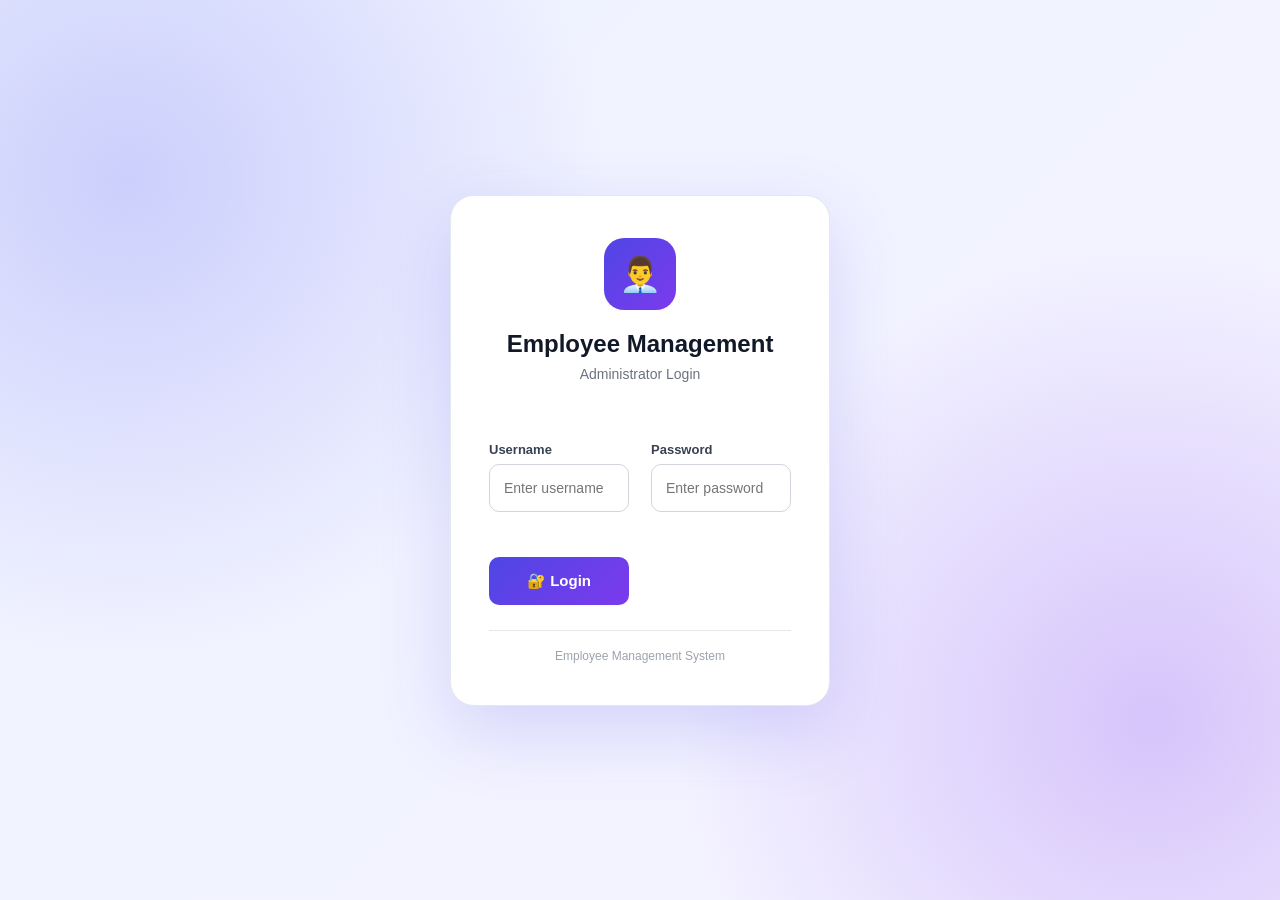
<file: src/main/webapp/index.html>
<!DOCTYPE html>

<html lang="en">

<head>

    <meta charset="UTF-8">

    <meta name="viewport"
          content="width=device-width, initial-scale=1.0">

    <title>Admin Login - Employee Management</title>

    <link rel="stylesheet"
          href="style.css">

</head>

<body class="login-body">


<div class="login-container">


    <div class="login-card">


        <div class="login-icon">
            👨‍💼
        </div>


        <h1>
            Employee Management
        </h1>


        <p class="login-subtitle">
            Administrator Login
        </p>


        <div
                id="loginMessage"
                class="login-message">
        </div>


        <form
                action="login"
                method="post">


            <div class="login-group">

                <label>
                    Username
                </label>

                <input
                        type="text"
                        name="username"
                        placeholder="Enter username"
                        required>

            </div>


            <div class="login-group">

                <label>
                    Password
                </label>

                <input
                        type="password"
                        name="password"
                        placeholder="Enter password"
                        required>

            </div>


            <button
                    type="submit"
                    class="login-button">

                🔐 Login

            </button>


        </form>


        <div class="login-footer">

            Employee Management System

        </div>


    </div>

</div>


<script>

    const params =
        new URLSearchParams(
            window.location.search
        );

    const error =
        params.get("error");

    const logout =
        params.get("logout");

    const message =
        document.getElementById(
            "loginMessage"
        );


    if (error === "invalid") {

        message.textContent =
            "Invalid username or password.";

        message.classList.add(
            "login-error"
        );

    }


    if (error === "empty") {

        message.textContent =
            "Please enter username and password.";

        message.classList.add(
            "login-error"
        );

    }


    if (error === "database") {

        message.textContent =
            "Database connection error.";

        message.classList.add(
            "login-error"
        );

    }


    if (logout === "true") {

        message.textContent =
            "You have been logged out successfully.";

        message.classList.add(
            "login-success"
        );

    }

</script>


</body>

</html>
</file>
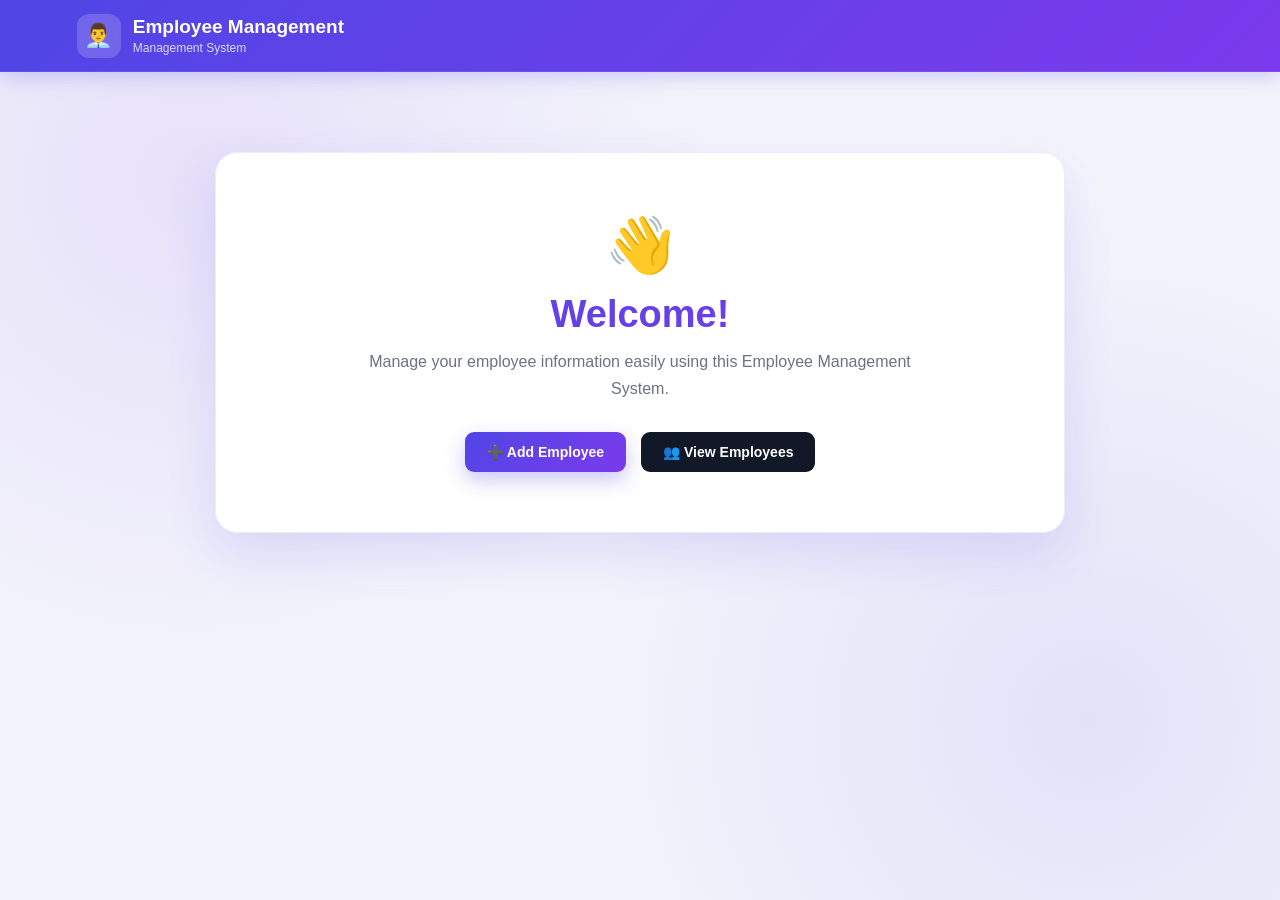
<file: bin/src/main/webapp/index.html>
<!DOCTYPE html>
<html lang="en">

<head>

    <meta charset="UTF-8">

    <meta name="viewport"
          content="width=device-width, initial-scale=1.0">

    <title>Employee Management System</title>

    <link rel="stylesheet"
          href="style.css">

</head>

<body>

<div class="dashboard">

    <header class="topbar">

        <div class="brand">

            <div class="brand-icon">
                👨‍💼
            </div>

            <div>
                <h2>Employee Management</h2>
                <span>Management System</span>
            </div>

        </div>

    </header>


    <main class="home-container">

        <div class="welcome-card">

            <div class="welcome-icon">
                👋
            </div>

            <h1>Welcome!</h1>

            <p>
                Manage your employee information easily
                using this Employee Management System.
            </p>

            <div class="home-buttons">

                <a href="addEmployee.html"
                   class="btn btn-primary">

                    ➕ Add Employee

                </a>


                <a href="viewEmployees"
                   class="btn btn-secondary">

                    👥 View Employees

                </a>

            </div>

        </div>

    </main>

</div>

</body>

</html>
</file>
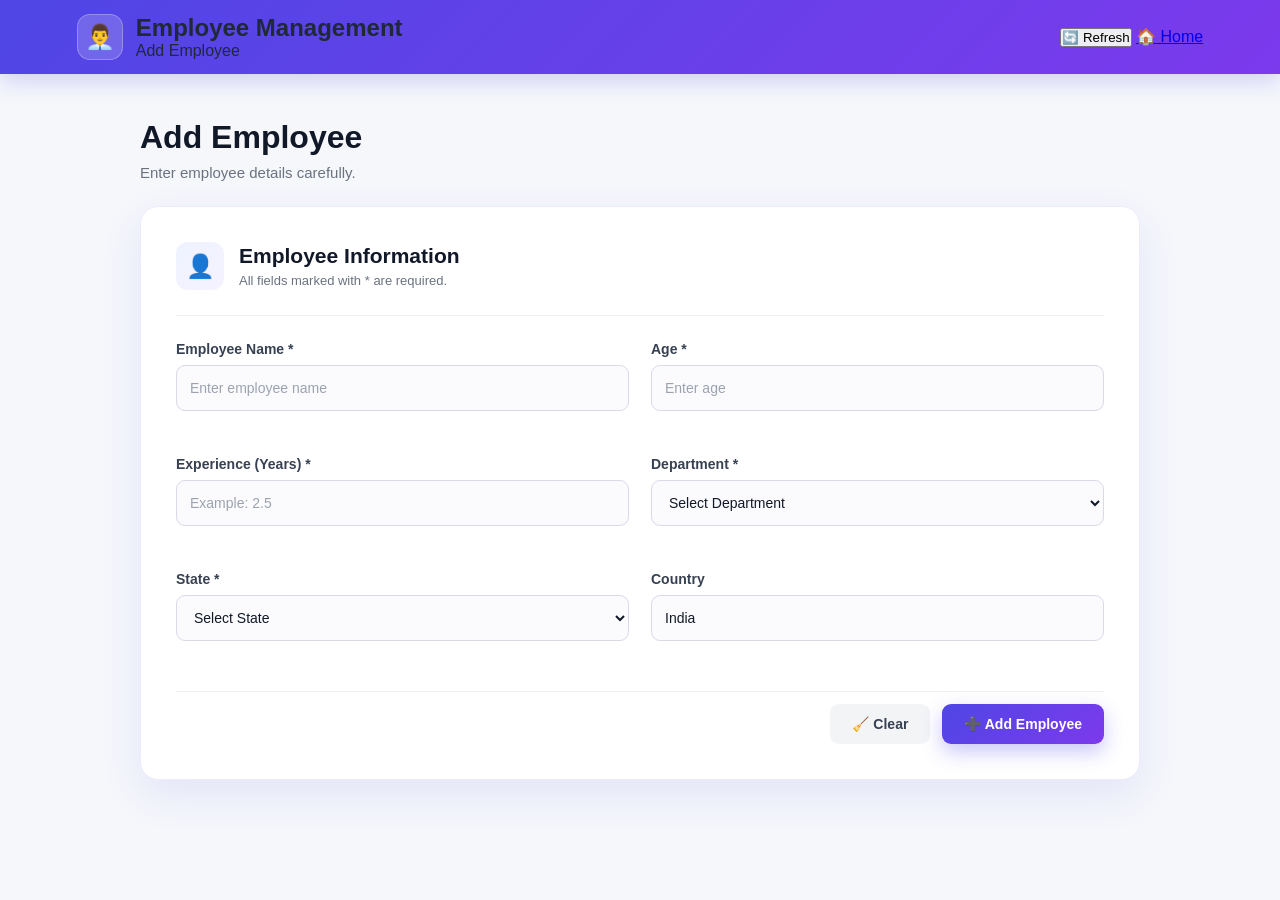
<file: src/main/webapp/addEmployee.html>
<!DOCTYPE html>

<html lang="en">

<head>

    <meta charset="UTF-8">

    <meta name="viewport"
          content="width=device-width, initial-scale=1.0">

    <title>Add Employee</title>

    <link rel="stylesheet"
          href="style.css">

</head>


<body>


<!-- TOP BAR -->

<header class="topbar">

    <div class="brand">

        <div class="brand-icon">
            👨‍💼
        </div>

        <div>

            <h2>Employee Management</h2>

            <span>
                Add Employee
            </span>

        </div>

    </div>


    <div class="top-actions">

        <button
                type="button"
                class="refresh-btn"
                onclick="refreshPage()">

            🔄 Refresh

        </button>


        <a href="index.html"
           class="home-link">

            🏠 Home

        </a>

    </div>

</header>



<!-- MAIN -->

<main class="page-container">


    <div class="page-heading">

        <div>

            <h1>Add Employee</h1>

            <p>
                Enter employee details carefully.
            </p>

        </div>

    </div>



    <!-- FORM CARD -->

    <div class="form-card">


        <div class="form-title">

            <div class="form-title-icon">
                👤
            </div>

            <div>

                <h2>Employee Information</h2>

                <p>
                    All fields marked with * are required.
                </p>

            </div>

        </div>



        <form
                id="employeeForm"
                action="addEmployee"
                method="post"
                novalidate>


            <!-- NAME -->

            <div class="form-group">

                <label for="name">
                    Employee Name *
                </label>

                <input
                        type="text"
                        id="name"
                        name="name"
                        placeholder="Enter employee name"
                        autocomplete="off">

                <small
                        id="nameError"
                        class="error">
                </small>

            </div>



            <!-- AGE -->

            <div class="form-group">

                <label for="age">
                    Age *
                </label>

                <input
                        type="number"
                        id="age"
                        name="age"
                        placeholder="Enter age"
                        min="18"
                        max="65">

                <small
                        id="ageError"
                        class="error">
                </small>

            </div>



            <!-- EXPERIENCE -->

            <div class="form-group">

                <label for="experience">
                    Experience (Years) *
                </label>

                <input
                        type="number"
                        id="experience"
                        name="experience"
                        placeholder="Example: 2.5"
                        min="0"
                        max="40"
                        step="0.1">

                <small
                        id="experienceError"
                        class="error">
                </small>

            </div>



            <!-- DEPARTMENT -->

            <div class="form-group">

                <label for="department">
                    Department *
                </label>

                <select
                        id="department"
                        name="department">

                    <option value="">
                        Select Department
                    </option>

                    <option value="IT">
                        IT
                    </option>

                    <option value="HR">
                        HR
                    </option>

                    <option value="Finance">
                        Finance
                    </option>

                    <option value="Marketing">
                        Marketing
                    </option>

                </select>

                <small
                        id="departmentError"
                        class="error">
                </small>

            </div>



            <!-- STATE -->

            <div class="form-group">

                <label for="state">
                    State *
                </label>

                <select
                        id="state"
                        name="state">

                    <option value="">
                        Select State
                    </option>

                    <option>Andhra Pradesh</option>
                    <option>Arunachal Pradesh</option>
                    <option>Assam</option>
                    <option>Bihar</option>
                    <option>Chhattisgarh</option>
                    <option>Goa</option>
                    <option>Gujarat</option>
                    <option>Haryana</option>
                    <option>Himachal Pradesh</option>
                    <option>Jharkhand</option>
                    <option>Karnataka</option>
                    <option>Kerala</option>
                    <option>Madhya Pradesh</option>
                    <option>Maharashtra</option>
                    <option>Manipur</option>
                    <option>Meghalaya</option>
                    <option>Mizoram</option>
                    <option>Nagaland</option>
                    <option>Odisha</option>
                    <option>Punjab</option>
                    <option>Rajasthan</option>
                    <option>Sikkim</option>
                    <option>Tamil Nadu</option>
                    <option>Telangana</option>
                    <option>Tripura</option>
                    <option>Uttar Pradesh</option>
                    <option>Uttarakhand</option>
                    <option>West Bengal</option>

                </select>

                <small
                        id="stateError"
                        class="error">
                </small>

            </div>



            <!-- COUNTRY -->

            <div class="form-group">

                <label for="country">
                    Country
                </label>

                <input
                        type="text"
                        id="country"
                        name="country"
                        value="India"
                        readonly>

            </div>



            <!-- BUTTONS -->

            <div class="form-buttons">


                <button
                        type="button"
                        class="btn btn-clear"
                        onclick="clearForm()">

                    🧹 Clear

                </button>


                <button
                        type="submit"
                        class="btn btn-primary">

                    ➕ Add Employee

                </button>

            </div>


        </form>

    </div>


</main>


<script src="validation.js"></script>

</body>

</html>
</file>
<file: src/main/webapp/style.css>
/* =========================================
   GLOBAL
   ========================================= */

* {
    box-sizing: border-box;
    margin: 0;
    padding: 0;
}

body {

    font-family:
        'Segoe UI',
        Arial,
        Helvetica,
        sans-serif;

    background: #f5f7fb;

    color: #1f2937;

    min-height: 100vh;

}


/* =========================================
   DASHBOARD
   ========================================= */

.dashboard {

    min-height: 100vh;

    background:

        radial-gradient(
            circle at 10% 10%,
            rgba(99, 102, 241, 0.10),
            transparent 35%
        ),

        radial-gradient(
            circle at 90% 80%,
            rgba(124, 58, 237, 0.08),
            transparent 35%
        ),

        #f5f7fb;

}


/* =========================================
   TOPBAR
   ========================================= */

.topbar {

    width: 100%;

    min-height: 74px;

    padding: 12px 6%;

    display: flex;

    align-items: center;

    justify-content: space-between;

    background:
        linear-gradient(
            135deg,
            #4f46e5,
            #7c3aed
        );

    box-shadow:
        0 5px 25px
        rgba(79, 70, 229, 0.25);

}


/* BRAND */

.brand {

    display: flex;

    align-items: center;

    gap: 13px;

}


.brand-icon {

    width: 46px;

    height: 46px;

    display: flex;

    align-items: center;

    justify-content: center;

    background:
        rgba(255, 255, 255, 0.18);

    border:
        1px solid
        rgba(255, 255, 255, 0.25);

    border-radius: 13px;

    font-size: 24px;

}


.brand-text h2 {

    color: white;

    font-size: 19px;

    font-weight: 700;

}


.brand-text span {

    color:
        rgba(255, 255, 255, 0.75);

    font-size: 12px;

}


/* ADMIN */

.admin-badge {

    padding:
        9px 15px;

    border-radius: 20px;

    background:
        rgba(255, 255, 255, 0.15);

    border:
        1px solid
        rgba(255, 255, 255, 0.25);

    color: white;

    font-size: 13px;

    font-weight: 600;

}


/* =========================================
   MAIN CONTAINER
   ========================================= */

.dashboard-container {

    width: 88%;

    max-width: 1150px;

    margin: 0 auto;

    padding:
        45px 0 30px;

}


/* =========================================
   WELCOME SECTION
   ========================================= */

.welcome-section {

    margin-bottom: 30px;

}


.welcome-small {

    color: #6366f1;

    font-size: 14px;

    font-weight: 600;

    margin-bottom: 8px;

}


.welcome-section h1 {

    font-size: 34px;

    color: #111827;

    margin-bottom: 8px;

}


.welcome-description {

    color: #6b7280;

    font-size: 15px;

    line-height: 1.6;

}


/* =========================================
   SUMMARY CARDS
   ========================================= */

.summary-grid {

    display: grid;

    grid-template-columns:
        repeat(3, 1fr);

    gap: 20px;

    margin-bottom: 40px;

}


.summary-card {

    background: white;

    border:
        1px solid #e8eaf2;

    border-radius: 17px;

    padding: 23px;

    display: flex;

    align-items: center;

    gap: 17px;

    box-shadow:
        0 10px 30px
        rgba(31, 41, 55, 0.06);

    transition: 0.25s;

}


.summary-card:hover {

    transform:
        translateY(-4px);

    box-shadow:
        0 15px 35px
        rgba(79, 70, 229, 0.12);

}


.summary-icon {

    width: 52px;

    height: 52px;

    border-radius: 14px;

    display: flex;

    align-items: center;

    justify-content: center;

    font-size: 24px;

}


/* ICON COLORS */

.summary-icon.purple {

    background: #eef2ff;

}


.summary-icon.blue {

    background: #eff6ff;

}


.summary-icon.green {

    background: #ecfdf5;

}

.summary-icon.orange {

    background: #fff7ed;

}

.summary-card p {

    color: #6b7280;

    font-size: 13px;

    margin-bottom: 5px;

}


.summary-card h2 {

    color: #111827;

    font-size: 17px;

}


/* =========================================
   SECTION HEADING
   ========================================= */

.section-heading {

    margin-bottom: 18px;

}


.section-heading h2 {

    font-size: 22px;

    color: #111827;

    margin-bottom: 5px;

}


.section-heading p {

    color: #6b7280;

    font-size: 14px;

}


/* =========================================
   ACTION GRID
   ========================================= */

.actions-grid {

    display: grid;

    grid-template-columns:
        repeat(2, 1fr);

    gap: 20px;

    margin-bottom: 30px;

}


/* ACTION CARD */

.action-card {

    position: relative;

    display: flex;

    align-items: center;

    gap: 18px;

    padding: 25px;

    background: white;

    border:
        1px solid #e8eaf2;

    border-radius: 17px;

    text-decoration: none;

    box-shadow:
        0 10px 30px
        rgba(31, 41, 55, 0.06);

    transition: 0.25s;

}


.action-card:hover {

    transform:
        translateY(-4px);

    border-color:
        #c7d2fe;

    box-shadow:
        0 15px 35px
        rgba(79, 70, 229, 0.13);

}


/* ACTION ICON */

.action-icon {

    min-width: 55px;

    width: 55px;

    height: 55px;

    border-radius: 14px;

    display: flex;

    align-items: center;

    justify-content: center;

    font-size: 25px;

}


.add-icon {

    background: #eef2ff;

}


.view-icon {

    background: #ecfeff;

}


.action-content {

    flex: 1;

}


.action-content h3 {

    color: #111827;

    font-size: 17px;

    margin-bottom: 6px;

}


.action-content p {

    color: #6b7280;

    font-size: 13px;

    line-height: 1.5;

}


.arrow {

    color: #6366f1;

    font-size: 23px;

    font-weight: bold;

    transition: 0.2s;

}


.action-card:hover .arrow {

    transform:
        translateX(5px);

}


/* =========================================
   INFORMATION CARD
   ========================================= */

.info-card {

    display: flex;

    align-items: center;

    gap: 16px;

    background:
        linear-gradient(
            135deg,
            #eef2ff,
            #f5f3ff
        );

    border:
        1px solid #ddd6fe;

    border-radius: 16px;

    padding: 22px;

}


.info-icon {

    width: 45px;

    height: 45px;

    display: flex;

    align-items: center;

    justify-content: center;

    background: white;

    border-radius: 12px;

    font-size: 21px;

}


.info-card h3 {

    color: #312e81;

    font-size: 16px;

    margin-bottom: 5px;

}


.info-card p {

    color: #6366f1;

    font-size: 13px;

    line-height: 1.5;

}


/* =========================================
   FOOTER
   ========================================= */

.footer {

    width: 88%;

    max-width: 1150px;

    margin:
        10px auto 25px;

    padding-top: 20px;

    border-top:
        1px solid #e5e7eb;

    display: flex;

    justify-content: space-between;

    color: #9ca3af;

    font-size: 12px;

}


/* =========================================
   RESPONSIVE
   ========================================= */

@media (max-width: 850px) {

    .summary-grid {

        grid-template-columns: 1fr;

    }


    .actions-grid {

        grid-template-columns: 1fr;

    }

}


@media (max-width: 600px) {

    .topbar {

        padding:
            12px 4%;

    }


    .brand-text h2 {

        font-size: 16px;

    }


    .admin-badge {

        padding:
            8px 10px;

        font-size: 11px;

    }


    .dashboard-container {

        width: 92%;

        padding-top: 30px;

    }


    .welcome-section h1 {

        font-size: 27px;

    }


    .welcome-description {

        font-size: 14px;

    }


    .summary-card {

        padding: 18px;

    }


    .action-card {

        padding: 20px;

    }


    .info-card {

        align-items: flex-start;

    }


    .footer {

        width: 92%;

        flex-direction: column;

        gap: 6px;

    }

}
/* =========================================
   EMPLOYEE FORM
   ========================================= */

.page-container {
    width: 90%;
    max-width: 1000px;
    margin: 45px auto;
}

.page-heading {
    margin-bottom: 25px;
}

.page-heading h1 {
    font-size: 32px;
    color: #111827;
    margin-bottom: 8px;
}

.page-heading p {
    color: #6b7280;
    font-size: 15px;
}

.form-card {
    background: #ffffff;
    border-radius: 18px;
    padding: 35px;
    box-shadow: 0 15px 40px rgba(79, 70, 229, 0.10);
    border: 1px solid #eceafc;
}

.form-title {
    display: flex;
    align-items: center;
    gap: 15px;
    padding-bottom: 25px;
    margin-bottom: 25px;
    border-bottom: 1px solid #edf0f4;
}

.form-title-icon {
    width: 48px;
    height: 48px;
    background: linear-gradient(135deg, #eef2ff, #f5f3ff);
    color: #6d28d9;
    border-radius: 12px;

    display: flex;
    align-items: center;
    justify-content: center;

    font-size: 23px;
}

.form-title h2 {
    font-size: 21px;
    color: #111827;
    margin-bottom: 5px;
}

.form-title p {
    font-size: 13px;
    color: #6b7280;
}


/* FORM GRID */

form {
    display: grid;
    grid-template-columns: repeat(2, 1fr);
    gap: 22px;
}

.form-group {
    display: flex;
    flex-direction: column;
}

.form-group label {
    font-size: 14px;
    font-weight: 600;
    color: #374151;
    margin-bottom: 8px;
}

.form-group input,
.form-group select {

    width: 100%;
    height: 46px;

    border: 1px solid #d8dae8;
    border-radius: 9px;

    padding: 0 13px;

    font-size: 14px;
    color: #111827;

    background: #fbfbfe;

    outline: none;

    transition:
        border-color 0.2s,
        box-shadow 0.2s;
}

.form-group input:focus,
.form-group select:focus {

    border-color: #6366f1;

    background: #ffffff;

    box-shadow:
        0 0 0 3px
        rgba(99, 102, 241, 0.14);
}

.form-group input::placeholder {
    color: #9ca3af;
}


/* VALIDATION */

.error {
    min-height: 18px;
    margin-top: 5px;
    color: #dc2626;
    font-size: 12px;
}

.input-error {
    border-color: #dc2626 !important;
    background: #fff7f7 !important;
}

.input-success {
    border-color: #16a34a !important;
    background: #f7fff9 !important;
}


/* FORM BUTTONS */

.form-buttons {

    grid-column: 1 / -1;

    display: flex;

    justify-content: flex-end;

    gap: 12px;

    padding-top: 12px;

    border-top: 1px solid #edf0f4;

    margin-top: 5px;
}

.btn {

    border: none;

    border-radius: 9px;

    padding: 12px 22px;

    font-size: 14px;

    font-weight: 600;

    cursor: pointer;

    text-decoration: none;

    display: inline-flex;

    align-items: center;

    justify-content: center;

    transition: 0.2s;
}

.btn-primary {

    background:
        linear-gradient(
            135deg,
            #4f46e5,
            #7c3aed
        );

    color: white;

    box-shadow:
        0 8px 20px
        rgba(79, 70, 229, 0.30);
}

.btn-primary:hover {

    transform: translateY(-2px);

    box-shadow:
        0 12px 26px
        rgba(79, 70, 229, 0.38);
}

.btn-clear {

    background: #f3f4f6;

    color: #374151;
}

.btn-clear:hover {
    background: #e5e7eb;
}

.btn-secondary {

    background: #111827;

    color: white;
}

.btn-secondary:hover {

    background: #000000;

    transform: translateY(-2px);
}


/* =========================================
   EMPLOYEE TABLE
   ========================================= */

.table-container {

    background: white;

    padding: 25px;

    border-radius: 18px;

    box-shadow:
        0 15px 40px
        rgba(79, 70, 229, 0.10);

    border: 1px solid #eceafc;

    overflow-x: auto;
}

table {

    width: 100%;

    border-collapse: collapse;

    min-width: 950px;
}

th {

    background:
        linear-gradient(
            135deg,
            #4f46e5,
            #7c3aed
        );

    color: white;

    padding: 14px;

    text-align: left;

    font-size: 13px;

    text-transform: uppercase;

    letter-spacing: 0.03em;
}

th:first-child {
    border-top-left-radius: 10px;
}

th:last-child {
    border-top-right-radius: 10px;
}

td {

    padding: 13px 14px;

    border-bottom:
        1px solid #eef0f6;

    font-size: 14px;
}

tr:hover td {
    background: #f8f7ff;
}

.empty {

    text-align: center;

    padding: 40px;

    color: #6b7280;
}


/* =========================================
   EDIT / DELETE BUTTONS
   ========================================= */

.actions-cell {

    display: flex;

    gap: 8px;

    white-space: nowrap;
}

.action-btn {

    border: 1px solid transparent;

    border-radius: 8px;

    padding: 7px 12px;

    font-size: 12.5px;

    font-weight: 600;

    text-decoration: none;

    cursor: pointer;

    transition: 0.2s;

    display: inline-flex;

    align-items: center;

    gap: 4px;
}

.action-edit {

    background: #eef2ff;

    color: #4338ca;

    border-color: #e0e7ff;
}

.action-edit:hover {

    background: #e0e7ff;

    transform: translateY(-1px);
}

.action-delete {

    background: #fef2f2;

    color: #b91c1c;

    border-color: #fee2e2;
}

.action-delete:hover {

    background: #fee2e2;

    transform: translateY(-1px);
}


/* =========================================
   FORM MOBILE VIEW
   ========================================= */

@media (max-width: 700px) {

    .page-container {
        width: 94%;
        margin: 25px auto;
    }

    .page-heading h1 {
        font-size: 27px;
    }

    .form-card {
        padding: 22px;
    }

    form {
        grid-template-columns: 1fr;
        gap: 18px;
    }

    .form-buttons {

        grid-column: 1;

        flex-direction: column;
    }

    .form-buttons .btn {
        width: 100%;
    }
}
/* =========================
   CLEAN HEADER ACTIONS
   ========================= */

.header-action {
    display: inline-flex;

    align-items: center;

    gap: 8px;

    color: #ffffff;

    text-decoration: none;

    padding: 10px 15px;

    border-radius: 9px;

    border: 1px solid rgba(255, 255, 255, 0.30);

    background: rgba(255, 255, 255, 0.10);

    font-size: 14px;

    font-weight: 500;

    transition: all 0.2s ease;
}


.header-action svg {
    flex-shrink: 0;
}


.header-action:hover {

    background: rgba(255, 255, 255, 0.22);

    transform: translateY(-1px);
}


/* Mobile */

@media (max-width: 700px) {

    .header-action {

        padding: 9px 11px;

        font-size: 12px;

        gap: 5px;
    }

}
/* =========================================
   LOGIN PAGE
   ========================================= */

.login-body {

    min-height: 100vh;

    display: flex;

    align-items: center;

    justify-content: center;

    background:
        radial-gradient(
            circle at 10% 20%,
            rgba(99,102,241,0.25),
            transparent 35%
        ),
        radial-gradient(
            circle at 90% 80%,
            rgba(124,58,237,0.25),
            transparent 35%
        ),
        linear-gradient(
            135deg,
            #eef2ff,
            #f5f3ff
        );

}


.login-container {

    width: 100%;

    max-width: 430px;

    padding: 25px;

}


.login-card {

    background: white;

    border-radius: 24px;

    padding: 42px 38px;

    text-align: center;

    box-shadow:
        0 25px 70px
        rgba(79,70,229,0.18);

    border:
        1px solid #e5e7eb;

}


.login-icon {

    width: 72px;

    height: 72px;

    margin: 0 auto 20px;

    display: flex;

    align-items: center;

    justify-content: center;

    border-radius: 20px;

    background:
        linear-gradient(
            135deg,
            #4f46e5,
            #7c3aed
        );

    color: white;

    font-size: 34px;

}


.login-card h1 {

    font-size: 24px;

    color: #111827;

    margin-bottom: 8px;

}


.login-subtitle {

    color: #6b7280;

    font-size: 14px;

    margin-bottom: 25px;

}


.login-group {

    text-align: left;

    margin-bottom: 18px;

}


.login-group label {

    display: block;

    margin-bottom: 7px;

    font-size: 13px;

    font-weight: 600;

    color: #374151;

}


.login-group input {

    width: 100%;

    height: 48px;

    border: 1px solid #d1d5db;

    border-radius: 10px;

    padding: 0 14px;

    font-size: 14px;

    outline: none;

}


.login-group input:focus {

    border-color: #6366f1;

    box-shadow:
        0 0 0 3px
        rgba(99,102,241,0.12);

}


.login-button {

    width: 100%;

    height: 48px;

    border: none;

    border-radius: 10px;

    background:
        linear-gradient(
            135deg,
            #4f46e5,
            #7c3aed
        );

    color: white;

    font-size: 15px;

    font-weight: 600;

    cursor: pointer;

    margin-top: 5px;

    transition: 0.2s;

}


.login-button:hover {

    transform:
        translateY(-2px);

    box-shadow:
        0 10px 25px
        rgba(79,70,229,0.30);

}


.login-message {

    min-height: 20px;

    margin-bottom: 15px;

    font-size: 13px;

    font-weight: 600;

}


.login-error {

    color: #dc2626;

}


.login-success {

    color: #16a34a;

}


.login-footer {

    margin-top: 25px;

    padding-top: 18px;

    border-top:
        1px solid #e5e7eb;

    color: #9ca3af;

    font-size: 12px;

}


/* =========================================
   SEARCH
   ========================================= */

.search-card {

    background: white;

    border: 1px solid #eceafc;

    border-radius: 16px;

    padding: 18px;

    margin-bottom: 22px;

    box-shadow:
        0 10px 25px
        rgba(79,70,229,0.06);

}


.search-form {

    display: flex;

    align-items: center;

    gap: 10px;

}


.search-form input {

    flex: 1;

    height: 45px;

    border: 1px solid #d8dae8;

    border-radius: 9px;

    padding: 0 14px;

    outline: none;

    font-size: 14px;

}


.search-form input:focus {

    border-color: #6366f1;

    box-shadow:
        0 0 0 3px
        rgba(99,102,241,0.10);

}


/* =========================================
   REPORTS
   ========================================= */

.report-list {

    background: white;

    border-radius: 16px;

    padding: 10px;

    border: 1px solid #eceafc;

    box-shadow:
        0 10px 30px
        rgba(79,70,229,0.06);

}


.report-row {

    display: flex;

    justify-content: space-between;

    align-items: center;

    padding: 16px 18px;

    border-bottom:
        1px solid #eef0f6;

}


.report-row:last-child {

    border-bottom: none;

}


.report-count {

    min-width: 40px;

    padding: 6px 10px;

    text-align: center;

    border-radius: 20px;

    background: #eef2ff;

    color: #4338ca;

    font-weight: 700;

}


/* =========================================
   MOBILE
   ========================================= */

@media (max-width: 700px) {

    .search-form {

        flex-direction: column;

        align-items: stretch;

    }

    .search-form .btn {

        width: 100%;

    }

    .login-card {

        padding: 32px 24px;

    }

}
</file>
<file: bin/src/main/webapp/style.css>
* {
    box-sizing: border-box;
    margin: 0;
    padding: 0;
}


body {
    font-family: 'Segoe UI', Arial, Helvetica, sans-serif;
    background: #f3f4fb;
    color: #1f2937;
    min-height: 100vh;
}



/* =========================
   TOP BAR
   ========================= */

.topbar {
    width: 100%;
    min-height: 72px;

    background: linear-gradient(135deg, #4f46e5, #7c3aed);

    border-bottom: 1px solid rgba(255, 255, 255, 0.08);

    display: flex;
    align-items: center;
    justify-content: space-between;

    padding: 12px 6%;

    position: sticky;
    top: 0;

    z-index: 100;

    box-shadow: 0 4px 20px rgba(79, 70, 229, 0.25);
}


.brand {
    display: flex;
    align-items: center;
    gap: 12px;
}


.brand-icon {
    width: 44px;
    height: 44px;

    background: rgba(255, 255, 255, 0.18);

    color: white;

    border-radius: 12px;

    display: flex;
    align-items: center;
    justify-content: center;

    font-size: 23px;

    backdrop-filter: blur(4px);
}


.brand h2 {
    font-size: 19px;
    color: #ffffff;
}


.brand span {
    font-size: 12px;
    color: rgba(255, 255, 255, 0.8);
}



/* =========================
   TOP ACTIONS
   ========================= */

.top-actions {
    display: flex;
    align-items: center;
    gap: 10px;
}


.refresh-btn,
.home-link {
    border: 1px solid rgba(255, 255, 255, 0.35);

    background: rgba(255, 255, 255, 0.12);

    color: #ffffff;

    padding: 10px 16px;

    border-radius: 9px;

    font-size: 14px;
    font-weight: 500;

    cursor: pointer;

    text-decoration: none;

    transition: 0.2s;
}


.refresh-btn:hover,
.home-link:hover {
    background: rgba(255, 255, 255, 0.24);
    transform: translateY(-1px);
}



/* =========================
   PAGE
   ========================= */

.page-container {
    width: 90%;
    max-width: 1000px;

    margin: 45px auto;
}


.page-heading {
    margin-bottom: 25px;
}


.page-heading h1 {
    font-size: 32px;
    color: #111827;

    margin-bottom: 8px;
}


.page-heading p {
    color: #6b7280;
}



/* =========================
   FORM CARD
   ========================= */

.form-card {
    background: #ffffff;

    border-radius: 18px;

    padding: 35px;

    box-shadow:
        0 15px 40px rgba(79, 70, 229, 0.10);

    border: 1px solid #eceafc;
}



/* =========================
   FORM TITLE
   ========================= */

.form-title {
    display: flex;
    align-items: center;

    gap: 15px;

    padding-bottom: 25px;

    margin-bottom: 25px;

    border-bottom: 1px solid #edf0f4;
}


.form-title-icon {
    width: 48px;
    height: 48px;

    background: linear-gradient(135deg, #eef2ff, #f5f3ff);

    color: #6d28d9;

    border-radius: 12px;

    display: flex;
    align-items: center;
    justify-content: center;

    font-size: 23px;
}


.form-title h2 {
    font-size: 21px;

    color: #111827;

    margin-bottom: 5px;
}


.form-title p {
    font-size: 13px;

    color: #6b7280;
}



/* =========================
   FORM GRID
   ========================= */

form {
    display: grid;

    grid-template-columns:
        repeat(2, 1fr);

    gap: 22px;
}


.form-group {
    display: flex;

    flex-direction: column;
}


.form-group label {
    font-size: 14px;

    font-weight: 600;

    color: #374151;

    margin-bottom: 8px;
}


.form-group input,
.form-group select {

    width: 100%;

    height: 46px;

    border: 1px solid #d8dae8;

    border-radius: 9px;

    padding: 0 13px;

    font-size: 14px;

    color: #111827;

    background: #fbfbfe;

    outline: none;

    transition:
        border-color 0.2s,
        box-shadow 0.2s;
}


.form-group input:focus,
.form-group select:focus {

    border-color: #6366f1;

    background: #ffffff;

    box-shadow:
        0 0 0 3px
        rgba(99, 102, 241, 0.14);
}


.form-group input::placeholder {
    color: #9ca3af;
}



/* =========================
   VALIDATION
   ========================= */

.error {
    min-height: 18px;

    margin-top: 5px;

    color: #dc2626;

    font-size: 12px;
}


.input-error {
    border-color: #dc2626 !important;

    background: #fff7f7 !important;
}


.input-success {
    border-color: #16a34a !important;

    background: #f7fff9 !important;
}



/* =========================
   BUTTONS
   ========================= */

.form-buttons {

    grid-column: 1 / -1;

    display: flex;

    justify-content: flex-end;

    gap: 12px;

    padding-top: 12px;

    border-top: 1px solid #edf0f4;

    margin-top: 5px;
}


.btn {

    border: none;

    border-radius: 9px;

    padding: 12px 22px;

    font-size: 14px;
    font-weight: 600;

    cursor: pointer;

    text-decoration: none;

    display: inline-flex;

    align-items: center;

    justify-content: center;

    transition: 0.2s;
}


.btn-primary {

    background: linear-gradient(135deg, #4f46e5, #7c3aed);

    color: white;

    box-shadow: 0 8px 20px rgba(79, 70, 229, 0.30);
}


.btn-primary:hover {

    transform: translateY(-2px);

    box-shadow: 0 12px 26px rgba(79, 70, 229, 0.38);
}


.btn-clear {

    background: #f3f4f6;

    color: #374151;
}


.btn-clear:hover {

    background: #e5e7eb;
}


.btn-secondary {

    background: #111827;

    color: white;
}


.btn-secondary:hover {

    background: #000000;

    transform: translateY(-2px);
}



/* =========================
   HOME PAGE
   ========================= */

.dashboard {
    min-height: 100vh;
    background:
        radial-gradient(circle at 15% 20%, rgba(124, 58, 237, 0.10), transparent 40%),
        radial-gradient(circle at 85% 80%, rgba(79, 70, 229, 0.10), transparent 40%),
        #f3f4fb;
}


.home-container {

    width: 90%;

    max-width: 850px;

    margin: 80px auto;

}


.welcome-card {

    background: white;

    border-radius: 22px;

    padding: 60px 40px;

    text-align: center;

    box-shadow:
        0 20px 50px rgba(79, 70, 229, 0.14);

    border: 1px solid #eceafc;

}


.welcome-icon {

    font-size: 55px;

    margin-bottom: 15px;
}


.welcome-card h1 {

    font-size: 38px;

    margin-bottom: 12px;

    background: linear-gradient(135deg, #4f46e5, #7c3aed);
    -webkit-background-clip: text;
    background-clip: text;
    color: transparent;
}


.welcome-card p {

    max-width: 600px;

    margin: 0 auto 30px;

    line-height: 1.7;

    color: #6b7280;
}


.home-buttons {

    display: flex;

    justify-content: center;

    gap: 15px;

    flex-wrap: wrap;
}



/* =========================
   EMPLOYEE TABLE
   ========================= */

.table-container {

    background: white;

    padding: 25px;

    border-radius: 18px;

    box-shadow:
        0 15px 40px rgba(79, 70, 229, 0.10);

    border: 1px solid #eceafc;

    overflow-x: auto;
}


table {

    width: 100%;

    border-collapse: collapse;

    min-width: 950px;
}


th {

    background: linear-gradient(135deg, #4f46e5, #7c3aed);

    color: white;

    padding: 14px;

    text-align: left;

    font-size: 13px;

    text-transform: uppercase;

    letter-spacing: 0.03em;
}


th:first-child {
    border-top-left-radius: 10px;
}


th:last-child {
    border-top-right-radius: 10px;
}


td {

    padding: 13px 14px;

    border-bottom:
        1px solid #eef0f6;

    font-size: 14px;
}


tr:hover td {

    background: #f8f7ff;
}


.empty {

    text-align: center;

    padding: 40px;

    color: #6b7280;
}


.actions-cell {
    display: flex;
    gap: 8px;
    white-space: nowrap;
}


.action-btn {

    border: 1px solid transparent;

    border-radius: 8px;

    padding: 7px 12px;

    font-size: 12.5px;

    font-weight: 600;

    text-decoration: none;

    cursor: pointer;

    transition: 0.2s;

    display: inline-flex;
    align-items: center;
    gap: 4px;
}


.action-edit {

    background: #eef2ff;

    color: #4338ca;

    border-color: #e0e7ff;
}


.action-edit:hover {

    background: #e0e7ff;

    transform: translateY(-1px);
}


.action-delete {

    background: #fef2f2;

    color: #b91c1c;

    border-color: #fee2e2;
}


.action-delete:hover {

    background: #fee2e2;

    transform: translateY(-1px);
}



/* =========================
   RESPONSIVE
   ========================= */

@media (max-width: 700px) {

    .topbar {

        padding: 12px 4%;
    }


    .brand h2 {

        font-size: 16px;
    }


    .top-actions {

        gap: 5px;
    }


    .home-link,
    .refresh-btn {

        padding: 9px 10px;

        font-size: 12px;
    }


    .page-container {

        width: 94%;

        margin: 25px auto;
    }


    .page-heading h1 {

        font-size: 27px;
    }


    .form-card {

        padding: 22px;
    }


    form {

        grid-template-columns: 1fr;

        gap: 18px;
    }


    .form-buttons {

        grid-column: 1;

        flex-direction: column;
    }


    .form-buttons .btn {

        width: 100%;
    }


    .welcome-card {

        padding: 40px 25px;
    }


    .welcome-card h1 {

        font-size: 30px;
    }

}
</file>
